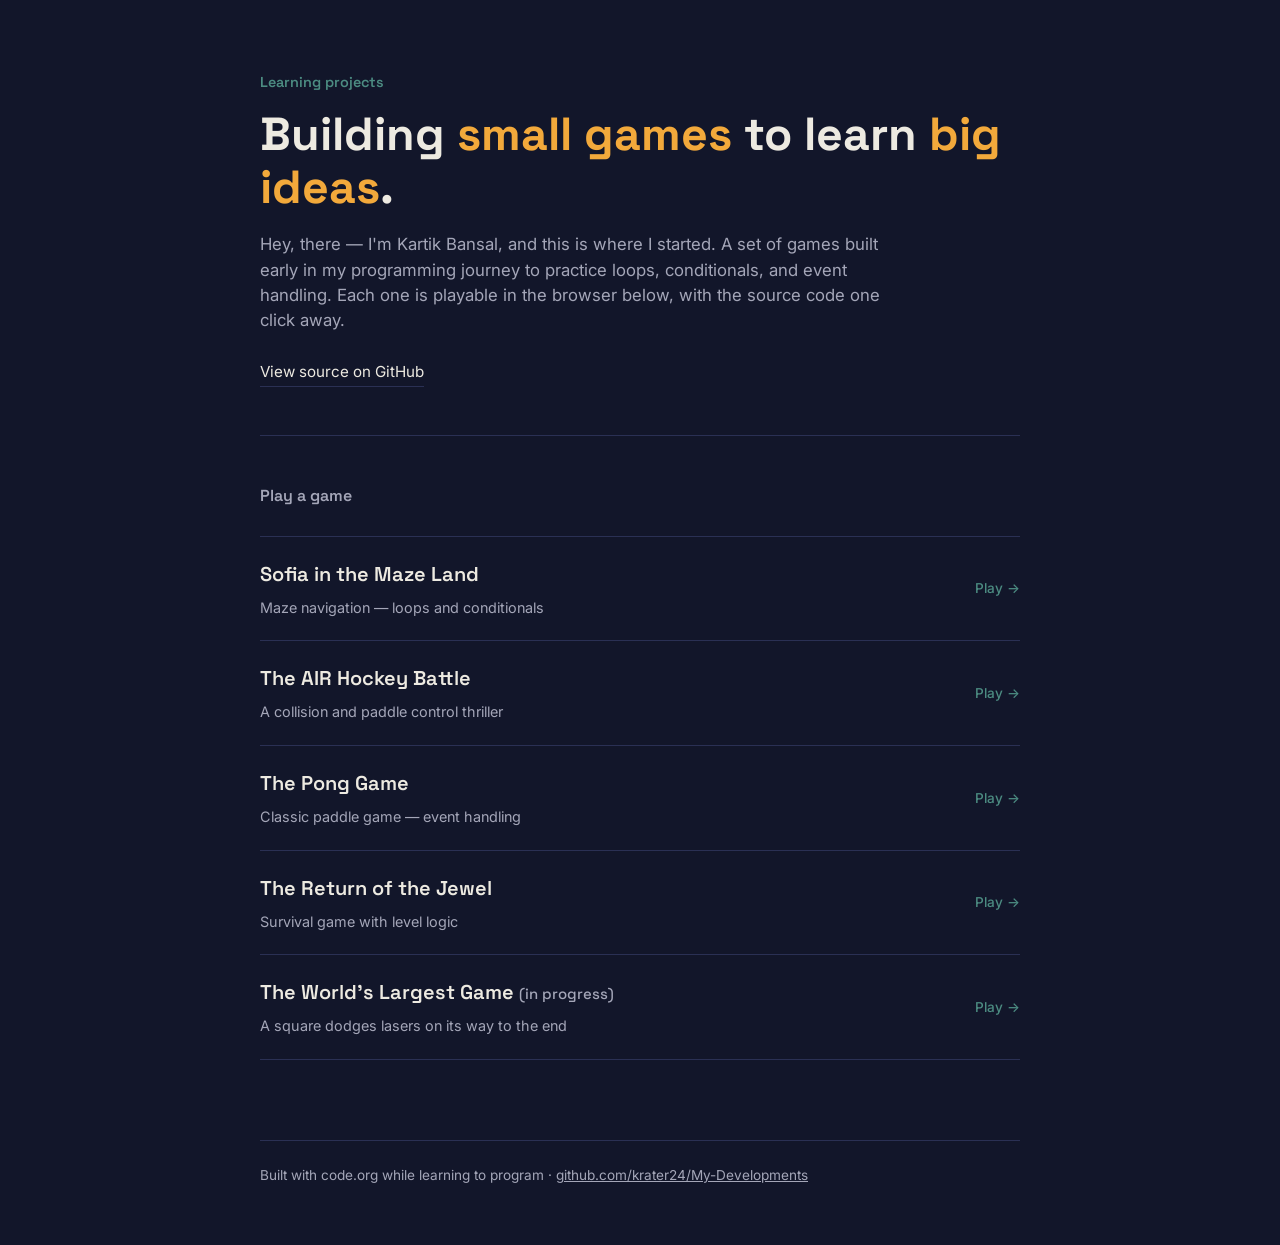
<file: index.html>
<!DOCTYPE html>
<html lang="en">
<head>
<meta charset="UTF-8">
<meta name="viewport" content="width=device-width, initial-scale=1">
<title>Kartik Bansal — Learning Projects</title>
<link rel="preconnect" href="https://fonts.googleapis.com">
<link rel="preconnect" href="https://fonts.gstatic.com" crossorigin>
<link href="https://fonts.googleapis.com/css2?family=Space+Grotesk:wght@500;600;700&family=Inter:wght@400;500;600&display=swap" rel="stylesheet">
<style>
  :root{
    --bg: #12162A;
    --bg-panel: #191E38;
    --text: #EDEAE1;
    --text-dim: #A4A6B8;
    --amber: #F2A93B;
    --teal: #4C8C82;
    --rule: #2A3054;
  }

  *{ box-sizing: border-box; }

  html, body{
    margin: 0;
    padding: 0;
    background: var(--bg);
    color: var(--text);
    font-family: 'Inter', system-ui, sans-serif;
    line-height: 1.5;
  }

  body{
    padding: 0 24px;
  }

  .wrap{
    max-width: 760px;
    margin: 0 auto;
  }

  header{
    padding: 72px 0 48px;
    border-bottom: 1px solid var(--rule);
  }

  .eyebrow{
    font-family: 'Space Grotesk', sans-serif;
    font-size: 0.9rem;
    color: var(--teal);
    margin: 0 0 14px;
    font-weight: 600;
  }

  h1{
    font-family: 'Space Grotesk', sans-serif;
    font-weight: 700;
    font-size: clamp(2rem, 5vw, 2.9rem);
    line-height: 1.15;
    margin: 0 0 18px;
  }

  h1 span{
    color: var(--amber);
  }

  h1 span.teal{
    color: var(--teal);
  }

  .intro{
    color: var(--text-dim);
    font-size: 1.05rem;
    max-width: 58ch;
    margin: 0;
  }

  .links{
    margin-top: 28px;
    display: flex;
    gap: 20px;
    flex-wrap: wrap;
  }

  .links a{
    color: var(--text);
    text-decoration: none;
    font-size: 0.95rem;
    border-bottom: 1px solid var(--rule);
    padding-bottom: 2px;
    transition: border-color 0.15s ease, color 0.15s ease;
  }

  .links a:hover{
    color: var(--amber);
    border-color: var(--amber);
  }

  .games{
    padding: 48px 0 80px;
  }

  .games-heading{
    font-family: 'Space Grotesk', sans-serif;
    font-size: 1rem;
    font-weight: 600;
    color: var(--text-dim);
    margin: 0 0 28px;
  }

  .game-list{
    display: flex;
    flex-direction: column;
  }

  .game{
    display: grid;
    grid-template-columns: 1fr auto;
    align-items: baseline;
    gap: 8px 24px;
    padding: 22px 0;
    border-top: 1px solid var(--rule);
    text-decoration: none;
    color: inherit;
  }

  .game:last-child{
    border-bottom: 1px solid var(--rule);
  }

  .game-name{
    font-family: 'Space Grotesk', sans-serif;
    font-size: 1.25rem;
    font-weight: 600;
    color: var(--text);
    transition: color 0.15s ease;
  }

  .game:hover .game-name{
    color: var(--amber);
  }

  .game-note{
    color: var(--text-dim);
    font-size: 0.9rem;
    grid-column: 1;
  }

  .game-play{
    grid-column: 2;
    grid-row: 1 / 3;
    align-self: center;
    color: var(--teal);
    font-size: 0.85rem;
    font-weight: 500;
    white-space: nowrap;
  }

  .game:hover .game-play{
    color: var(--amber);
  }

  footer{
    padding: 0 0 60px;
    color: var(--text-dim);
    font-size: 0.85rem;
    border-top: 1px solid var(--rule);
    padding-top: 24px;
  }

  @media (max-width: 480px){
    .game{
      grid-template-columns: 1fr;
    }
    .game-play{
      grid-column: 1;
      grid-row: auto;
      margin-top: 6px;
    }
  }
</style>
</head>
<body>
<div class="wrap">

  <header>
    <p class="eyebrow">Learning projects</p>
    <h1>Building <span>small games</span> to learn <span>big ideas</span>.</h1>
    <p class="intro">
      Hey, there — I'm Kartik Bansal, and this is where I started. A set of
      games built early in my programming journey to practice loops,
      conditionals, and event handling. Each one is playable in the browser
      below, with the source code one click away.
    </p>
    <div class="links">
      <a href="https://github.com/krater24/My-Developments">View source on GitHub</a>
    </div>
  </header>

  <section class="games">
    <p class="games-heading">Play a game</p>
    <div class="game-list">

      <a class="game" href="./Sofia%20in%20the%20Maze%20Land/">
        <span class="game-name">Sofia in the Maze Land</span>
        <span class="game-note">Maze navigation — loops and conditionals</span>
        <span class="game-play">Play →</span>
      </a>

      <a class="game" href="./The%20AIR%20Hockey%20Battle/">
        <span class="game-name">The AIR Hockey Battle</span>
        <span class="game-note">A collision and paddle control thriller</span>
        <span class="game-play">Play →</span>
      </a>

      <a class="game" href="./The%20Pong%20Game/">
        <span class="game-name">The Pong Game</span>
        <span class="game-note">Classic paddle game — event handling</span>
        <span class="game-play">Play →</span>
      </a>

      <a class="game" href="./The%20Return%20of%20the%20Jewel/">
        <span class="game-name">The Return of the Jewel</span>
        <span class="game-note">Survival game with level logic</span>
        <span class="game-play">Play →</span>
      </a>

      <a class="game" href="./The%20World's%20Largest%20Game/">
        <span class="game-name">The World's Largest Game <span style="color:var(--text-dim); font-weight:500; font-size:0.75em;">(in progress)</span></span>
        <span class="game-note">A square dodges lasers on its way to the end</span>
        <span class="game-play">Play →</span>
      </a>

    </div>
  </section>

  <footer>
    Built with code.org while learning to program · <a href="https://github.com/krater24/My-Developments" style="color:inherit">github.com/krater24/My-Developments</a>
  </footer>

</div>
</body>
</html>
</file>
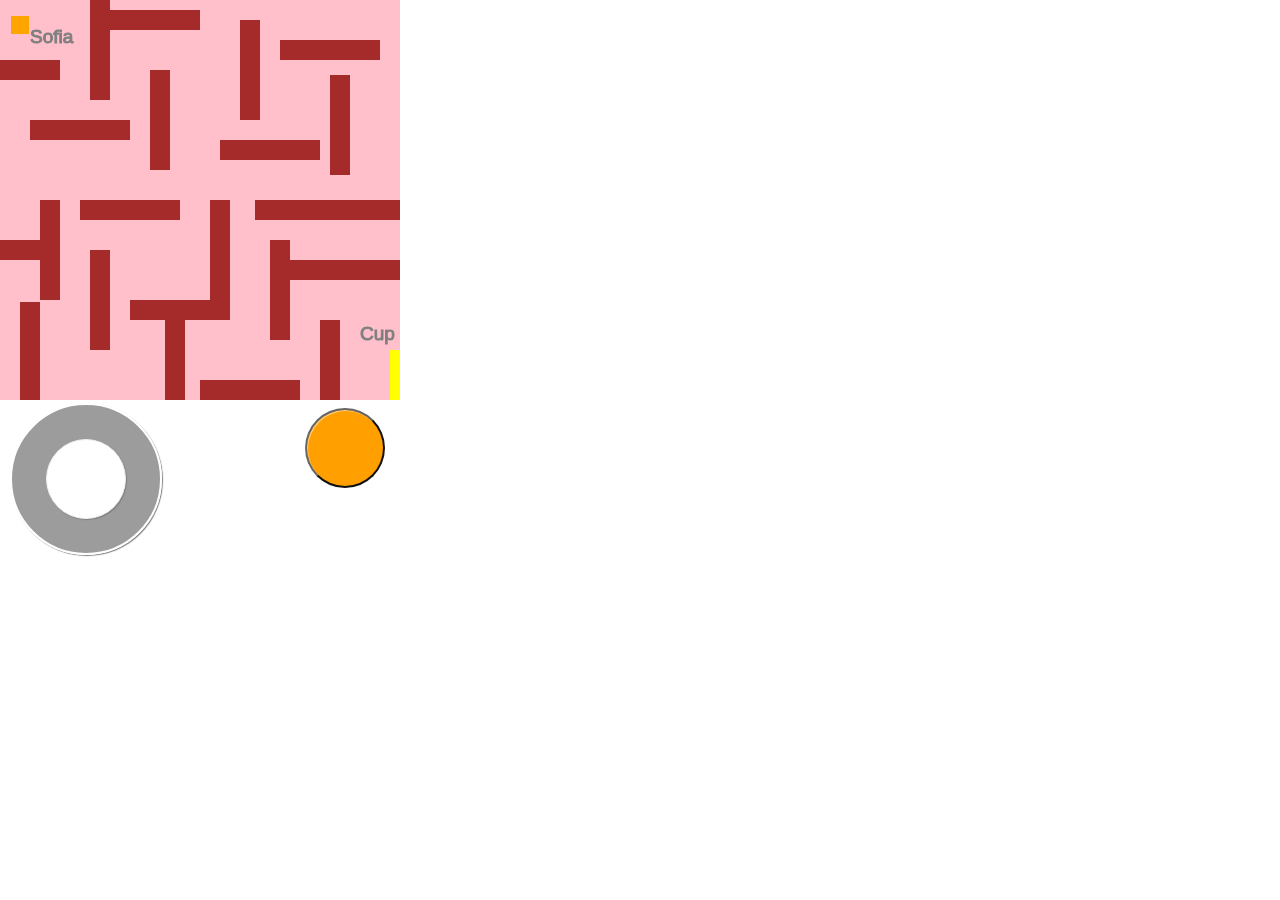
<file: Sofia in the Maze Land/index.html>
<html>
  <head>
    <title>Sofia in the Maze Land</title>
    <meta charset="utf-8" />
        <meta name="viewport" content="width=device-width, initial-scale=1">
        <script src="https://code.jquery.com/jquery-1.12.1.min.js"></script>
        <script src="gamelab-api.js"></script>
    <link href="gamelab.css" rel="stylesheet" type="text/css">
    <script src="p5.js"></script>
    <script src="p5.play.js"></script>
    <script src="code.js"></script>
    <style>
      body.expo {
        background-color: black;
      }
      #sketch.expo.no-controls {
        top: 82px;
      }
    </style>
  </head>
  <body class="web" style="margin:0; overflow:hidden; user-select:none; -webkit-user-select:none; -webkit-touch-callout:none; position:fixed; top:0; left:0; width:400px; height:565px;">
    <div id="sketch" class="web" style="position:absolute;"></div>
    <div id="soft-buttons" style="display: none">
      <button id="leftButton" disabled className="arrow">
      </button>
      <button id="rightButton" disabled className="arrow">
      </button>
      <button id="upButton" disabled className="arrow">
      </button>
      <button id="downButton" disabled className="arrow">
      </button>
    </div>
    <div id="studio-dpad-container" style="position:absolute; width:400px; bottom:5px; height:157px; overflow-y:hidden;">
    </div>
  </body>
</html>
</file>
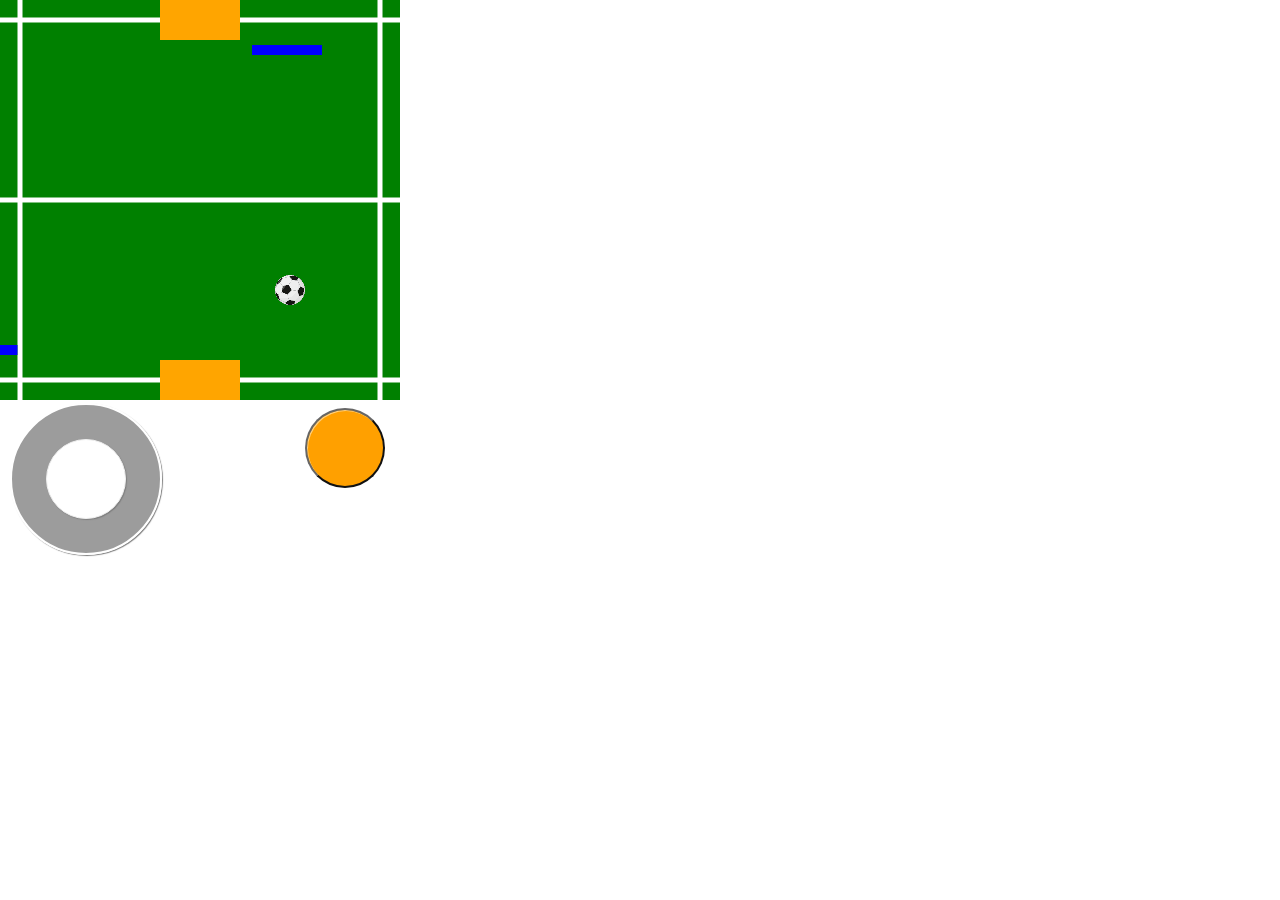
<file: The AIR Hockey Battle/index.html>
<html>
  <head>
    <title>The AIR Hockey Battle</title>
    <meta charset="utf-8" />
        <meta name="viewport" content="width=device-width, initial-scale=1">
        <script src="https://code.jquery.com/jquery-1.12.1.min.js"></script>
        <script src="gamelab-api.js"></script>
    <link href="gamelab.css" rel="stylesheet" type="text/css">
    <script src="p5.js"></script>
    <script src="p5.play.js"></script>
    <script src="code.js"></script>
    <style>
      body.expo {
        background-color: black;
      }
      #sketch.expo.no-controls {
        top: 82px;
      }
    </style>
  </head>
  <body class="web" style="margin:0; overflow:hidden; user-select:none; -webkit-user-select:none; -webkit-touch-callout:none; position:fixed; top:0; left:0; width:400px; height:565px;">
    <div id="sketch" class="web" style="position:absolute;"></div>
    <div id="soft-buttons" style="display: none">
      <button id="leftButton" disabled className="arrow">
      </button>
      <button id="rightButton" disabled className="arrow">
      </button>
      <button id="upButton" disabled className="arrow">
      </button>
      <button id="downButton" disabled className="arrow">
      </button>
    </div>
    <div id="studio-dpad-container" style="position:absolute; width:400px; bottom:5px; height:157px; overflow-y:hidden;">
    </div>
  </body>
</html>
</file>
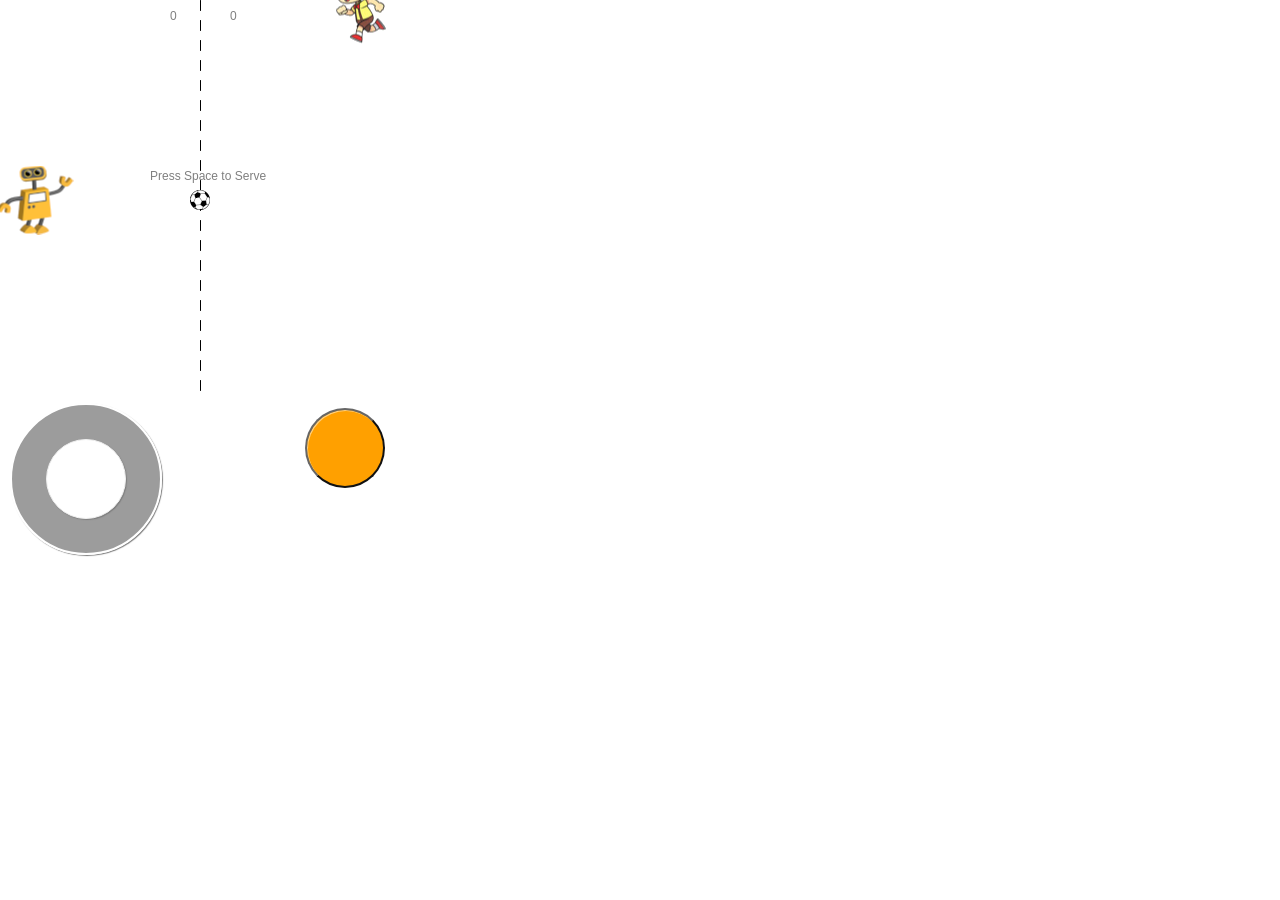
<file: The Pong Game/index.html>
<html>
  <head>
    <title>Remix: Pong Stage 3.7</title>
    <meta charset="utf-8" />
        <meta name="viewport" content="width=device-width, initial-scale=1">
        <script src="https://code.jquery.com/jquery-1.12.1.min.js"></script>
        <script src="gamelab-api.js"></script>
    <link href="gamelab.css" rel="stylesheet" type="text/css">
    <script src="p5.js"></script>
    <script src="p5.play.js"></script>
    <script src="code.js"></script>
    <style>
      body.expo {
        background-color: black;
      }
      #sketch.expo.no-controls {
        top: 82px;
      }
    </style>
  </head>
  <body class="web" style="margin:0; overflow:hidden; user-select:none; -webkit-user-select:none; -webkit-touch-callout:none; position:fixed; top:0; left:0; width:400px; height:565px;">
    <div id="sketch" class="web" style="position:absolute;"></div>
    <div id="soft-buttons" style="display: none">
      <button id="leftButton" disabled className="arrow">
      </button>
      <button id="rightButton" disabled className="arrow">
      </button>
      <button id="upButton" disabled className="arrow">
      </button>
      <button id="downButton" disabled className="arrow">
      </button>
    </div>
    <div id="studio-dpad-container" style="position:absolute; width:400px; bottom:5px; height:157px; overflow-y:hidden;">
    </div>
  </body>
</html>
</file>
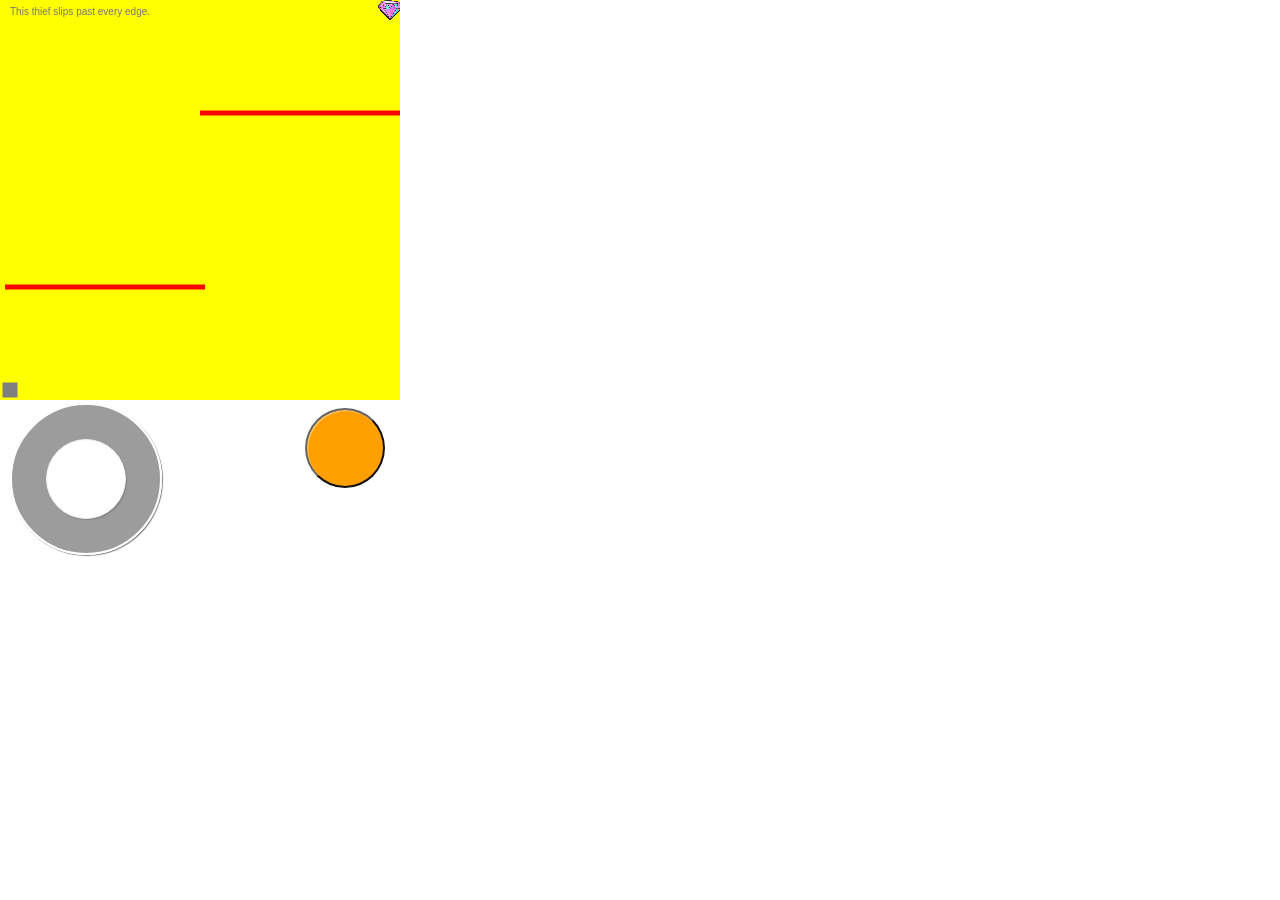
<file: The Return of the Jewel/index.html>
<html>
  <head>
    <title>The Return of the Jewel</title>
    <meta charset="utf-8" />
        <meta name="viewport" content="width=device-width, initial-scale=1">
        <script src="https://code.jquery.com/jquery-1.12.1.min.js"></script>
        <script src="gamelab-api.js"></script>
    <link href="gamelab.css" rel="stylesheet" type="text/css">
    <script src="p5.js"></script>
    <script src="p5.play.js"></script>
    <script src="code.js"></script>
    <style>
      body.expo {
        background-color: black;
      }
      #sketch.expo.no-controls {
        top: 82px;
      }
    </style>
  </head>
  <body class="web" style="margin:0; overflow:hidden; user-select:none; -webkit-user-select:none; -webkit-touch-callout:none; position:fixed; top:0; left:0; width:400px; height:565px;">
    <div id="sketch" class="web" style="position:absolute;"></div>
    <div id="soft-buttons" style="display: none">
      <button id="leftButton" disabled className="arrow">
      </button>
      <button id="rightButton" disabled className="arrow">
      </button>
      <button id="upButton" disabled className="arrow">
      </button>
      <button id="downButton" disabled className="arrow">
      </button>
    </div>
    <div id="studio-dpad-container" style="position:absolute; width:400px; bottom:5px; height:157px; overflow-y:hidden;">
    </div>
  </body>
</html>
</file>
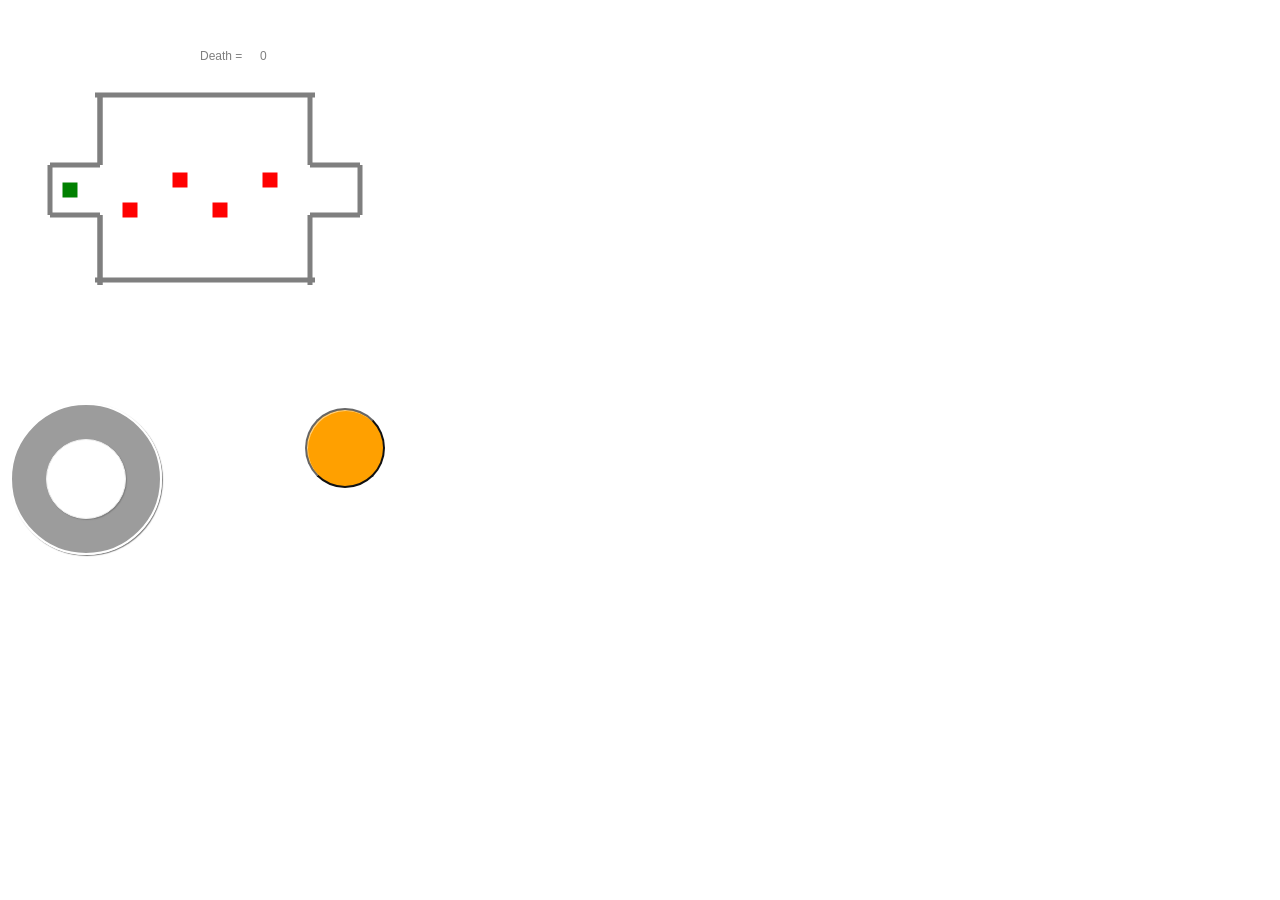
<file: The World's Largest Game/index.html>
<html>
  <head>
    <title>The World's Largest Game</title>
    <meta charset="utf-8" />
        <meta name="viewport" content="width=device-width, initial-scale=1">
        <script src="https://code.jquery.com/jquery-1.12.1.min.js"></script>
        <script src="gamelab-api.js"></script>
    <link href="gamelab.css" rel="stylesheet" type="text/css">
    <script src="p5.js"></script>
    <script src="p5.play.js"></script>
    <script src="code.js"></script>
    <style>
      body.expo {
        background-color: black;
      }
      #sketch.expo.no-controls {
        top: 82px;
      }
    </style>
  </head>
  <body class="web" style="margin:0; overflow:hidden; user-select:none; -webkit-user-select:none; -webkit-touch-callout:none; position:fixed; top:0; left:0; width:400px; height:565px;">
    <div id="sketch" class="web" style="position:absolute;"></div>
    <div id="soft-buttons" style="display: none">
      <button id="leftButton" disabled className="arrow">
      </button>
      <button id="rightButton" disabled className="arrow">
      </button>
      <button id="upButton" disabled className="arrow">
      </button>
      <button id="downButton" disabled className="arrow">
      </button>
    </div>
    <div id="studio-dpad-container" style="position:absolute; width:400px; bottom:5px; height:157px; overflow-y:hidden;">
    </div>
  </body>
</html>
</file>
<file: Sofia in the Maze Land/gamelab.css>
/*
   Font Awesome S3 Bucket URLs
   Current version: 6.6.0
   If you are changing the location of these files,
   see the readme in this directory for more detail on manual steps to take when uploading new files.
 */
#debugResizeBar {
  width: 100%;
  height: 13px;
  line-height: 13px;
  color: #c6cacd;
  font-size: 24px;
  text-align: center;
  cursor: ns-resize;
  white-space: nowrap;
}
#debugResizeBar i {
  width: 100%;
  height: 13px;
  line-height: 13px;
  font-size: 24px;
  cursor: ns-resize;
}

#debug-area {
  position: absolute;
  bottom: 0;
  height: 43px;
  left: 0;
  right: 0;
  z-index: 2;
  max-height: calc(50% - 16px) !important;
}

#codeTextbox.pin_bottom {
  bottom: 43px;
}

#debug-commands-header {
  width: 271px;
  float: left;
  border-right: 1px solid gray;
}
#debug-commands-header i {
  margin: 0 0.25em;
}

#watchersResizeBar {
  height: 100%;
  width: 13px;
  cursor: ew-resize;
  position: absolute;
  right: 193.5px;
  z-index: 1;
  top: 13px;
}

.debug-commands,
.debug-console,
.debug-watch {
  display: block;
  background-color: var(--background-neutral-primary);
  border: 1px solid #ddd;
  position: absolute;
  top: 43px;
  bottom: 0;
}

.debug-commands {
  left: 0;
  width: 272px;
  text-align: center;
}

.debug-watch {
  right: 0;
  width: 202px;
  overflow-x: hidden;
  overflow-y: scroll;
}
.debug-watch.no-commands {
  max-width: calc(100% - 130px);
}

.debug-watch *,
.debug-watch input {
  font-family: monospace;
  font-size: 12px;
}

.debug-watch-item {
  margin: 0;
  line-height: 14px;
}
.debug-watch-item .watch-variable,
.debug-watch-item .watch-separator {
  color: purple;
}
.debug-watch-item .watch-unavailable {
  color: red;
}

.debug-console {
  left: 270px;
  right: 200px;
  min-width: 130px;
}
.debug-console.no-commands {
  left: 0;
}
.debug-console.no-watch {
  right: 0;
}

.debug-console *,
.debug-console input {
  font-family: monospace;
  font-size: 12px;
}

.debug-console input {
  background-color: inherit;
}

/* Slider. */
.sliderContainer {
  float: left;
}

.sliderTrack {
  stroke: #ebe8f1;
  stroke-width: 4px;
  stroke-linecap: round;
}

.sliderKnob {
  fill: #ddd;
  stroke: #bbc;
  stroke-width: 1px;
  stroke-linejoin: round;
}

.sliderKnob:hover {
  fill: #eee;
}

#visualizationOverlay {
  position: absolute;
  top: 0;
  left: auto;
  overflow: hidden;
  outline: none;
  -webkit-touch-callout: none;
  -webkit-user-select: none;
  -khtml-user-select: none;
  -moz-user-select: none;
  -ms-user-select: none;
  user-select: none;
  pointer-events: none;
}

#divGameLab {
  overflow: hidden;
  outline: none;
  -webkit-touch-callout: none;
  position: relative;
  z-index: 1;
  background-color: white;
  -webkit-user-select: none;
  -khtml-user-select: none;
  -moz-user-select: none;
  -ms-user-select: none;
  user-select: none;
}
#divGameLab.withCrosshair {
  cursor: crosshair;
}

.legacy-share-view #runButton,
.legacy-share-view #resetButton {
  display: none !important;
}
.legacy-share-view #studio-dpad-container {
  margin-top: -24px;
}

#visualizationOverlay {
  z-index: 2;
}

/* Sprited icons. */
.icon21 {
  height: 21px;
  width: 21px;
  background-image: url("/blockly/media/gamelab/icons.png");
  background-size: 42px 147px;
}

.code {
  background-position: -21px 0;
}

.link {
  background-position: 0 0;
}

.run {
  background-position: 0 -21px;
  margin-right: 3px;
}

.stop {
  background-position: -21px -21px;
  margin-right: 3px;
}

.dpad-btn {
  background-position: -21px -63px;
}

.left-btn {
  background-position: -21px -42px;
  margin-right: 3px;
}

.right-btn {
  background-position: -21px -126px;
  margin-right: 3px;
}

.up-btn {
  background-position: 0 -63px;
  margin-right: 3px;
}

.down-btn {
  background-position: 0 -42px;
  margin-right: 3px;
}

#share-cell {
  display: inline-block;
  vertical-align: top;
}
#share-cell.share-cell-none {
  display: none;
}

#studio-dpad {
  position: absolute;
  height: 152px;
  width: 390px;
  vertical-align: top;
  margin-left: 10px;
  -webkit-touch-callout: none;
}

#studio-dpad-rim {
  position: absolute;
  width: 0;
  height: 0;
  border: 76px solid #fff;
  border-radius: 76px;
  box-shadow: 1px 1px 1px 0 #7f7f7f;
}

#studio-dpad-cone {
  position: absolute;
  margin: 2px;
  width: 0;
  height: 0;
  border: 74px solid #9c9c9c;
  border-radius: 74px;
}
#studio-dpad-cone.left {
  border-top-color: #ffd080;
  transform: rotate(270deg);
}
#studio-dpad-cone.left.down {
  transform: rotate(220deg);
}
#studio-dpad-cone.left.up {
  transform: rotate(320deg);
}
#studio-dpad-cone.right {
  border-top-color: #ffd080;
  transform: rotate(90deg);
}
#studio-dpad-cone.right.down {
  transform: rotate(140deg);
}
#studio-dpad-cone.right.up {
  transform: rotate(40deg);
}
#studio-dpad-cone.up {
  border-top-color: #ffd080;
  transform: rotate(0deg);
}
#studio-dpad-cone.down {
  border-top-color: #ffd080;
  transform: rotate(180deg);
}

#studio-dpad-button {
  display: inline;
  position: relative;
  border-radius: 40px;
  width: 80px;
  height: 80px;
  margin: 36px 5px 5px 36px;
  border: 1px solid #efefef;
  background-color: #fff;
  box-shadow: 1px 1px 1px 0 #7f7f7f;
}
#studio-dpad-button.active {
  border: 1px solid #9f9f9f;
  box-shadow: none;
}
#studio-dpad-button.left {
  left: -17px;
}
#studio-dpad-button.left.up {
  left: -12px;
  top: -12px;
}
#studio-dpad-button.left.down {
  left: -12px;
  top: 12px;
}
#studio-dpad-button.right {
  left: 17px;
}
#studio-dpad-button.right.up {
  left: 12px;
  top: -12px;
}
#studio-dpad-button.right.down {
  left: 12px;
  top: 12px;
}
#studio-dpad-button.up {
  top: -17px;
}
#studio-dpad-button.down {
  top: 17px;
}

#studio-space-button {
  position: absolute;
  border-radius: 40px;
  width: 80px;
  height: 80px;
  right: 10px;
  margin: 5px;
  border-color: #666;
  background-color: #ffa000;
  box-shadow: inset 1px 1px 0 0 #ffd07f;
}
#studio-space-button.active {
  border-radius: 39px;
  width: 78px;
  height: 78px;
  margin-right: 6px;
  margin-top: 6px;
}
#studio-space-button:focus {
  outline: 0;
}
</file>
<file: The AIR Hockey Battle/gamelab.css>
/*
   Font Awesome S3 Bucket URLs
   Current version: 6.6.0
   If you are changing the location of these files,
   see the readme in this directory for more detail on manual steps to take when uploading new files.
 */
#debugResizeBar {
  width: 100%;
  height: 13px;
  line-height: 13px;
  color: #c6cacd;
  font-size: 24px;
  text-align: center;
  cursor: ns-resize;
  white-space: nowrap;
}
#debugResizeBar i {
  width: 100%;
  height: 13px;
  line-height: 13px;
  font-size: 24px;
  cursor: ns-resize;
}

#debug-area {
  position: absolute;
  bottom: 0;
  height: 43px;
  left: 0;
  right: 0;
  z-index: 2;
  max-height: calc(50% - 16px) !important;
}

#codeTextbox.pin_bottom {
  bottom: 43px;
}

#debug-commands-header {
  width: 271px;
  float: left;
  border-right: 1px solid gray;
}
#debug-commands-header i {
  margin: 0 0.25em;
}

#watchersResizeBar {
  height: 100%;
  width: 13px;
  cursor: ew-resize;
  position: absolute;
  right: 193.5px;
  z-index: 1;
  top: 13px;
}

.debug-commands,
.debug-console,
.debug-watch {
  display: block;
  background-color: var(--background-neutral-primary);
  border: 1px solid #ddd;
  position: absolute;
  top: 43px;
  bottom: 0;
}

.debug-commands {
  left: 0;
  width: 272px;
  text-align: center;
}

.debug-watch {
  right: 0;
  width: 202px;
  overflow-x: hidden;
  overflow-y: scroll;
}
.debug-watch.no-commands {
  max-width: calc(100% - 130px);
}

.debug-watch *,
.debug-watch input {
  font-family: monospace;
  font-size: 12px;
}

.debug-watch-item {
  margin: 0;
  line-height: 14px;
}
.debug-watch-item .watch-variable,
.debug-watch-item .watch-separator {
  color: purple;
}
.debug-watch-item .watch-unavailable {
  color: red;
}

.debug-console {
  left: 270px;
  right: 200px;
  min-width: 130px;
}
.debug-console.no-commands {
  left: 0;
}
.debug-console.no-watch {
  right: 0;
}

.debug-console *,
.debug-console input {
  font-family: monospace;
  font-size: 12px;
}

.debug-console input {
  background-color: inherit;
}

/* Slider. */
.sliderContainer {
  float: left;
}

.sliderTrack {
  stroke: #ebe8f1;
  stroke-width: 4px;
  stroke-linecap: round;
}

.sliderKnob {
  fill: #ddd;
  stroke: #bbc;
  stroke-width: 1px;
  stroke-linejoin: round;
}

.sliderKnob:hover {
  fill: #eee;
}

#visualizationOverlay {
  position: absolute;
  top: 0;
  left: auto;
  overflow: hidden;
  outline: none;
  -webkit-touch-callout: none;
  -webkit-user-select: none;
  -khtml-user-select: none;
  -moz-user-select: none;
  -ms-user-select: none;
  user-select: none;
  pointer-events: none;
}

#divGameLab {
  overflow: hidden;
  outline: none;
  -webkit-touch-callout: none;
  position: relative;
  z-index: 1;
  background-color: white;
  -webkit-user-select: none;
  -khtml-user-select: none;
  -moz-user-select: none;
  -ms-user-select: none;
  user-select: none;
}
#divGameLab.withCrosshair {
  cursor: crosshair;
}

.legacy-share-view #runButton,
.legacy-share-view #resetButton {
  display: none !important;
}
.legacy-share-view #studio-dpad-container {
  margin-top: -24px;
}

#visualizationOverlay {
  z-index: 2;
}

/* Sprited icons. */
.icon21 {
  height: 21px;
  width: 21px;
  background-image: url("/blockly/media/gamelab/icons.png");
  background-size: 42px 147px;
}

.code {
  background-position: -21px 0;
}

.link {
  background-position: 0 0;
}

.run {
  background-position: 0 -21px;
  margin-right: 3px;
}

.stop {
  background-position: -21px -21px;
  margin-right: 3px;
}

.dpad-btn {
  background-position: -21px -63px;
}

.left-btn {
  background-position: -21px -42px;
  margin-right: 3px;
}

.right-btn {
  background-position: -21px -126px;
  margin-right: 3px;
}

.up-btn {
  background-position: 0 -63px;
  margin-right: 3px;
}

.down-btn {
  background-position: 0 -42px;
  margin-right: 3px;
}

#share-cell {
  display: inline-block;
  vertical-align: top;
}
#share-cell.share-cell-none {
  display: none;
}

#studio-dpad {
  position: absolute;
  height: 152px;
  width: 390px;
  vertical-align: top;
  margin-left: 10px;
  -webkit-touch-callout: none;
}

#studio-dpad-rim {
  position: absolute;
  width: 0;
  height: 0;
  border: 76px solid #fff;
  border-radius: 76px;
  box-shadow: 1px 1px 1px 0 #7f7f7f;
}

#studio-dpad-cone {
  position: absolute;
  margin: 2px;
  width: 0;
  height: 0;
  border: 74px solid #9c9c9c;
  border-radius: 74px;
}
#studio-dpad-cone.left {
  border-top-color: #ffd080;
  transform: rotate(270deg);
}
#studio-dpad-cone.left.down {
  transform: rotate(220deg);
}
#studio-dpad-cone.left.up {
  transform: rotate(320deg);
}
#studio-dpad-cone.right {
  border-top-color: #ffd080;
  transform: rotate(90deg);
}
#studio-dpad-cone.right.down {
  transform: rotate(140deg);
}
#studio-dpad-cone.right.up {
  transform: rotate(40deg);
}
#studio-dpad-cone.up {
  border-top-color: #ffd080;
  transform: rotate(0deg);
}
#studio-dpad-cone.down {
  border-top-color: #ffd080;
  transform: rotate(180deg);
}

#studio-dpad-button {
  display: inline;
  position: relative;
  border-radius: 40px;
  width: 80px;
  height: 80px;
  margin: 36px 5px 5px 36px;
  border: 1px solid #efefef;
  background-color: #fff;
  box-shadow: 1px 1px 1px 0 #7f7f7f;
}
#studio-dpad-button.active {
  border: 1px solid #9f9f9f;
  box-shadow: none;
}
#studio-dpad-button.left {
  left: -17px;
}
#studio-dpad-button.left.up {
  left: -12px;
  top: -12px;
}
#studio-dpad-button.left.down {
  left: -12px;
  top: 12px;
}
#studio-dpad-button.right {
  left: 17px;
}
#studio-dpad-button.right.up {
  left: 12px;
  top: -12px;
}
#studio-dpad-button.right.down {
  left: 12px;
  top: 12px;
}
#studio-dpad-button.up {
  top: -17px;
}
#studio-dpad-button.down {
  top: 17px;
}

#studio-space-button {
  position: absolute;
  border-radius: 40px;
  width: 80px;
  height: 80px;
  right: 10px;
  margin: 5px;
  border-color: #666;
  background-color: #ffa000;
  box-shadow: inset 1px 1px 0 0 #ffd07f;
}
#studio-space-button.active {
  border-radius: 39px;
  width: 78px;
  height: 78px;
  margin-right: 6px;
  margin-top: 6px;
}
#studio-space-button:focus {
  outline: 0;
}
</file>
<file: The Pong Game/gamelab.css>
/*
   Font Awesome S3 Bucket URLs
   Current version: 6.6.0
   If you are changing the location of these files,
   see the readme in this directory for more detail on manual steps to take when uploading new files.
 */
#debugResizeBar {
  width: 100%;
  height: 13px;
  line-height: 13px;
  color: #c6cacd;
  font-size: 24px;
  text-align: center;
  cursor: ns-resize;
  white-space: nowrap;
}
#debugResizeBar i {
  width: 100%;
  height: 13px;
  line-height: 13px;
  font-size: 24px;
  cursor: ns-resize;
}

#debug-area {
  position: absolute;
  bottom: 0;
  height: 43px;
  left: 0;
  right: 0;
  z-index: 2;
  max-height: calc(50% - 16px) !important;
}

#codeTextbox.pin_bottom {
  bottom: 43px;
}

#debug-commands-header {
  width: 271px;
  float: left;
  border-right: 1px solid gray;
}
#debug-commands-header i {
  margin: 0 0.25em;
}

#watchersResizeBar {
  height: 100%;
  width: 13px;
  cursor: ew-resize;
  position: absolute;
  right: 193.5px;
  z-index: 1;
  top: 13px;
}

.debug-commands,
.debug-console,
.debug-watch {
  display: block;
  background-color: var(--background-neutral-primary);
  border: 1px solid #ddd;
  position: absolute;
  top: 43px;
  bottom: 0;
}

.debug-commands {
  left: 0;
  width: 272px;
  text-align: center;
}

.debug-watch {
  right: 0;
  width: 202px;
  overflow-x: hidden;
  overflow-y: scroll;
}
.debug-watch.no-commands {
  max-width: calc(100% - 130px);
}

.debug-watch *,
.debug-watch input {
  font-family: monospace;
  font-size: 12px;
}

.debug-watch-item {
  margin: 0;
  line-height: 14px;
}
.debug-watch-item .watch-variable,
.debug-watch-item .watch-separator {
  color: purple;
}
.debug-watch-item .watch-unavailable {
  color: red;
}

.debug-console {
  left: 270px;
  right: 200px;
  min-width: 130px;
}
.debug-console.no-commands {
  left: 0;
}
.debug-console.no-watch {
  right: 0;
}

.debug-console *,
.debug-console input {
  font-family: monospace;
  font-size: 12px;
}

.debug-console input {
  background-color: inherit;
}

/* Slider. */
.sliderContainer {
  float: left;
}

.sliderTrack {
  stroke: #ebe8f1;
  stroke-width: 4px;
  stroke-linecap: round;
}

.sliderKnob {
  fill: #ddd;
  stroke: #bbc;
  stroke-width: 1px;
  stroke-linejoin: round;
}

.sliderKnob:hover {
  fill: #eee;
}

#visualizationOverlay {
  position: absolute;
  top: 0;
  left: auto;
  overflow: hidden;
  outline: none;
  -webkit-touch-callout: none;
  -webkit-user-select: none;
  -khtml-user-select: none;
  -moz-user-select: none;
  -ms-user-select: none;
  user-select: none;
  pointer-events: none;
}

#divGameLab {
  overflow: hidden;
  outline: none;
  -webkit-touch-callout: none;
  position: relative;
  z-index: 1;
  background-color: white;
  -webkit-user-select: none;
  -khtml-user-select: none;
  -moz-user-select: none;
  -ms-user-select: none;
  user-select: none;
}
#divGameLab.withCrosshair {
  cursor: crosshair;
}

.legacy-share-view #runButton,
.legacy-share-view #resetButton {
  display: none !important;
}
.legacy-share-view #studio-dpad-container {
  margin-top: -24px;
}

#visualizationOverlay {
  z-index: 2;
}

/* Sprited icons. */
.icon21 {
  height: 21px;
  width: 21px;
  background-image: url("/blockly/media/gamelab/icons.png");
  background-size: 42px 147px;
}

.code {
  background-position: -21px 0;
}

.link {
  background-position: 0 0;
}

.run {
  background-position: 0 -21px;
  margin-right: 3px;
}

.stop {
  background-position: -21px -21px;
  margin-right: 3px;
}

.dpad-btn {
  background-position: -21px -63px;
}

.left-btn {
  background-position: -21px -42px;
  margin-right: 3px;
}

.right-btn {
  background-position: -21px -126px;
  margin-right: 3px;
}

.up-btn {
  background-position: 0 -63px;
  margin-right: 3px;
}

.down-btn {
  background-position: 0 -42px;
  margin-right: 3px;
}

#share-cell {
  display: inline-block;
  vertical-align: top;
}
#share-cell.share-cell-none {
  display: none;
}

#studio-dpad {
  position: absolute;
  height: 152px;
  width: 390px;
  vertical-align: top;
  margin-left: 10px;
  -webkit-touch-callout: none;
}

#studio-dpad-rim {
  position: absolute;
  width: 0;
  height: 0;
  border: 76px solid #fff;
  border-radius: 76px;
  box-shadow: 1px 1px 1px 0 #7f7f7f;
}

#studio-dpad-cone {
  position: absolute;
  margin: 2px;
  width: 0;
  height: 0;
  border: 74px solid #9c9c9c;
  border-radius: 74px;
}
#studio-dpad-cone.left {
  border-top-color: #ffd080;
  transform: rotate(270deg);
}
#studio-dpad-cone.left.down {
  transform: rotate(220deg);
}
#studio-dpad-cone.left.up {
  transform: rotate(320deg);
}
#studio-dpad-cone.right {
  border-top-color: #ffd080;
  transform: rotate(90deg);
}
#studio-dpad-cone.right.down {
  transform: rotate(140deg);
}
#studio-dpad-cone.right.up {
  transform: rotate(40deg);
}
#studio-dpad-cone.up {
  border-top-color: #ffd080;
  transform: rotate(0deg);
}
#studio-dpad-cone.down {
  border-top-color: #ffd080;
  transform: rotate(180deg);
}

#studio-dpad-button {
  display: inline;
  position: relative;
  border-radius: 40px;
  width: 80px;
  height: 80px;
  margin: 36px 5px 5px 36px;
  border: 1px solid #efefef;
  background-color: #fff;
  box-shadow: 1px 1px 1px 0 #7f7f7f;
}
#studio-dpad-button.active {
  border: 1px solid #9f9f9f;
  box-shadow: none;
}
#studio-dpad-button.left {
  left: -17px;
}
#studio-dpad-button.left.up {
  left: -12px;
  top: -12px;
}
#studio-dpad-button.left.down {
  left: -12px;
  top: 12px;
}
#studio-dpad-button.right {
  left: 17px;
}
#studio-dpad-button.right.up {
  left: 12px;
  top: -12px;
}
#studio-dpad-button.right.down {
  left: 12px;
  top: 12px;
}
#studio-dpad-button.up {
  top: -17px;
}
#studio-dpad-button.down {
  top: 17px;
}

#studio-space-button {
  position: absolute;
  border-radius: 40px;
  width: 80px;
  height: 80px;
  right: 10px;
  margin: 5px;
  border-color: #666;
  background-color: #ffa000;
  box-shadow: inset 1px 1px 0 0 #ffd07f;
}
#studio-space-button.active {
  border-radius: 39px;
  width: 78px;
  height: 78px;
  margin-right: 6px;
  margin-top: 6px;
}
#studio-space-button:focus {
  outline: 0;
}
</file>
<file: The Return of the Jewel/gamelab.css>
/*
   Font Awesome S3 Bucket URLs
   Current version: 6.6.0
   If you are changing the location of these files,
   see the readme in this directory for more detail on manual steps to take when uploading new files.
 */
#debugResizeBar {
  width: 100%;
  height: 13px;
  line-height: 13px;
  color: #c6cacd;
  font-size: 24px;
  text-align: center;
  cursor: ns-resize;
  white-space: nowrap;
}
#debugResizeBar i {
  width: 100%;
  height: 13px;
  line-height: 13px;
  font-size: 24px;
  cursor: ns-resize;
}

#debug-area {
  position: absolute;
  bottom: 0;
  height: 43px;
  left: 0;
  right: 0;
  z-index: 2;
  max-height: calc(50% - 16px) !important;
}

#codeTextbox.pin_bottom {
  bottom: 43px;
}

#debug-commands-header {
  width: 271px;
  float: left;
  border-right: 1px solid gray;
}
#debug-commands-header i {
  margin: 0 0.25em;
}

#watchersResizeBar {
  height: 100%;
  width: 13px;
  cursor: ew-resize;
  position: absolute;
  right: 193.5px;
  z-index: 1;
  top: 13px;
}

.debug-commands,
.debug-console,
.debug-watch {
  display: block;
  background-color: var(--background-neutral-primary);
  border: 1px solid #ddd;
  position: absolute;
  top: 43px;
  bottom: 0;
}

.debug-commands {
  left: 0;
  width: 272px;
  text-align: center;
}

.debug-watch {
  right: 0;
  width: 202px;
  overflow-x: hidden;
  overflow-y: scroll;
}
.debug-watch.no-commands {
  max-width: calc(100% - 130px);
}

.debug-watch *,
.debug-watch input {
  font-family: monospace;
  font-size: 12px;
}

.debug-watch-item {
  margin: 0;
  line-height: 14px;
}
.debug-watch-item .watch-variable,
.debug-watch-item .watch-separator {
  color: purple;
}
.debug-watch-item .watch-unavailable {
  color: red;
}

.debug-console {
  left: 270px;
  right: 200px;
  min-width: 130px;
}
.debug-console.no-commands {
  left: 0;
}
.debug-console.no-watch {
  right: 0;
}

.debug-console *,
.debug-console input {
  font-family: monospace;
  font-size: 12px;
}

.debug-console input {
  background-color: inherit;
}

/* Slider. */
.sliderContainer {
  float: left;
}

.sliderTrack {
  stroke: #ebe8f1;
  stroke-width: 4px;
  stroke-linecap: round;
}

.sliderKnob {
  fill: #ddd;
  stroke: #bbc;
  stroke-width: 1px;
  stroke-linejoin: round;
}

.sliderKnob:hover {
  fill: #eee;
}

#visualizationOverlay {
  position: absolute;
  top: 0;
  left: auto;
  overflow: hidden;
  outline: none;
  -webkit-touch-callout: none;
  -webkit-user-select: none;
  -khtml-user-select: none;
  -moz-user-select: none;
  -ms-user-select: none;
  user-select: none;
  pointer-events: none;
}

#divGameLab {
  overflow: hidden;
  outline: none;
  -webkit-touch-callout: none;
  position: relative;
  z-index: 1;
  background-color: white;
  -webkit-user-select: none;
  -khtml-user-select: none;
  -moz-user-select: none;
  -ms-user-select: none;
  user-select: none;
}
#divGameLab.withCrosshair {
  cursor: crosshair;
}

.legacy-share-view #runButton,
.legacy-share-view #resetButton {
  display: none !important;
}
.legacy-share-view #studio-dpad-container {
  margin-top: -24px;
}

#visualizationOverlay {
  z-index: 2;
}

/* Sprited icons. */
.icon21 {
  height: 21px;
  width: 21px;
  background-image: url("/blockly/media/gamelab/icons.png");
  background-size: 42px 147px;
}

.code {
  background-position: -21px 0;
}

.link {
  background-position: 0 0;
}

.run {
  background-position: 0 -21px;
  margin-right: 3px;
}

.stop {
  background-position: -21px -21px;
  margin-right: 3px;
}

.dpad-btn {
  background-position: -21px -63px;
}

.left-btn {
  background-position: -21px -42px;
  margin-right: 3px;
}

.right-btn {
  background-position: -21px -126px;
  margin-right: 3px;
}

.up-btn {
  background-position: 0 -63px;
  margin-right: 3px;
}

.down-btn {
  background-position: 0 -42px;
  margin-right: 3px;
}

#share-cell {
  display: inline-block;
  vertical-align: top;
}
#share-cell.share-cell-none {
  display: none;
}

#studio-dpad {
  position: absolute;
  height: 152px;
  width: 390px;
  vertical-align: top;
  margin-left: 10px;
  -webkit-touch-callout: none;
}

#studio-dpad-rim {
  position: absolute;
  width: 0;
  height: 0;
  border: 76px solid #fff;
  border-radius: 76px;
  box-shadow: 1px 1px 1px 0 #7f7f7f;
}

#studio-dpad-cone {
  position: absolute;
  margin: 2px;
  width: 0;
  height: 0;
  border: 74px solid #9c9c9c;
  border-radius: 74px;
}
#studio-dpad-cone.left {
  border-top-color: #ffd080;
  transform: rotate(270deg);
}
#studio-dpad-cone.left.down {
  transform: rotate(220deg);
}
#studio-dpad-cone.left.up {
  transform: rotate(320deg);
}
#studio-dpad-cone.right {
  border-top-color: #ffd080;
  transform: rotate(90deg);
}
#studio-dpad-cone.right.down {
  transform: rotate(140deg);
}
#studio-dpad-cone.right.up {
  transform: rotate(40deg);
}
#studio-dpad-cone.up {
  border-top-color: #ffd080;
  transform: rotate(0deg);
}
#studio-dpad-cone.down {
  border-top-color: #ffd080;
  transform: rotate(180deg);
}

#studio-dpad-button {
  display: inline;
  position: relative;
  border-radius: 40px;
  width: 80px;
  height: 80px;
  margin: 36px 5px 5px 36px;
  border: 1px solid #efefef;
  background-color: #fff;
  box-shadow: 1px 1px 1px 0 #7f7f7f;
}
#studio-dpad-button.active {
  border: 1px solid #9f9f9f;
  box-shadow: none;
}
#studio-dpad-button.left {
  left: -17px;
}
#studio-dpad-button.left.up {
  left: -12px;
  top: -12px;
}
#studio-dpad-button.left.down {
  left: -12px;
  top: 12px;
}
#studio-dpad-button.right {
  left: 17px;
}
#studio-dpad-button.right.up {
  left: 12px;
  top: -12px;
}
#studio-dpad-button.right.down {
  left: 12px;
  top: 12px;
}
#studio-dpad-button.up {
  top: -17px;
}
#studio-dpad-button.down {
  top: 17px;
}

#studio-space-button {
  position: absolute;
  border-radius: 40px;
  width: 80px;
  height: 80px;
  right: 10px;
  margin: 5px;
  border-color: #666;
  background-color: #ffa000;
  box-shadow: inset 1px 1px 0 0 #ffd07f;
}
#studio-space-button.active {
  border-radius: 39px;
  width: 78px;
  height: 78px;
  margin-right: 6px;
  margin-top: 6px;
}
#studio-space-button:focus {
  outline: 0;
}
</file>
<file: The World's Largest Game/gamelab.css>
/*
   Font Awesome S3 Bucket URLs
   Current version: 6.6.0
   If you are changing the location of these files,
   see the readme in this directory for more detail on manual steps to take when uploading new files.
 */
#debugResizeBar {
  width: 100%;
  height: 13px;
  line-height: 13px;
  color: #c6cacd;
  font-size: 24px;
  text-align: center;
  cursor: ns-resize;
  white-space: nowrap;
}
#debugResizeBar i {
  width: 100%;
  height: 13px;
  line-height: 13px;
  font-size: 24px;
  cursor: ns-resize;
}

#debug-area {
  position: absolute;
  bottom: 0;
  height: 43px;
  left: 0;
  right: 0;
  z-index: 2;
  max-height: calc(50% - 16px) !important;
}

#codeTextbox.pin_bottom {
  bottom: 43px;
}

#debug-commands-header {
  width: 271px;
  float: left;
  border-right: 1px solid gray;
}
#debug-commands-header i {
  margin: 0 0.25em;
}

#watchersResizeBar {
  height: 100%;
  width: 13px;
  cursor: ew-resize;
  position: absolute;
  right: 193.5px;
  z-index: 1;
  top: 13px;
}

.debug-commands,
.debug-console,
.debug-watch {
  display: block;
  background-color: var(--background-neutral-primary);
  border: 1px solid #ddd;
  position: absolute;
  top: 43px;
  bottom: 0;
}

.debug-commands {
  left: 0;
  width: 272px;
  text-align: center;
}

.debug-watch {
  right: 0;
  width: 202px;
  overflow-x: hidden;
  overflow-y: scroll;
}
.debug-watch.no-commands {
  max-width: calc(100% - 130px);
}

.debug-watch *,
.debug-watch input {
  font-family: monospace;
  font-size: 12px;
}

.debug-watch-item {
  margin: 0;
  line-height: 14px;
}
.debug-watch-item .watch-variable,
.debug-watch-item .watch-separator {
  color: purple;
}
.debug-watch-item .watch-unavailable {
  color: red;
}

.debug-console {
  left: 270px;
  right: 200px;
  min-width: 130px;
}
.debug-console.no-commands {
  left: 0;
}
.debug-console.no-watch {
  right: 0;
}

.debug-console *,
.debug-console input {
  font-family: monospace;
  font-size: 12px;
}

.debug-console input {
  background-color: inherit;
}

/* Slider. */
.sliderContainer {
  float: left;
}

.sliderTrack {
  stroke: #ebe8f1;
  stroke-width: 4px;
  stroke-linecap: round;
}

.sliderKnob {
  fill: #ddd;
  stroke: #bbc;
  stroke-width: 1px;
  stroke-linejoin: round;
}

.sliderKnob:hover {
  fill: #eee;
}

#visualizationOverlay {
  position: absolute;
  top: 0;
  left: auto;
  overflow: hidden;
  outline: none;
  -webkit-touch-callout: none;
  -webkit-user-select: none;
  -khtml-user-select: none;
  -moz-user-select: none;
  -ms-user-select: none;
  user-select: none;
  pointer-events: none;
}

#divGameLab {
  overflow: hidden;
  outline: none;
  -webkit-touch-callout: none;
  position: relative;
  z-index: 1;
  background-color: white;
  -webkit-user-select: none;
  -khtml-user-select: none;
  -moz-user-select: none;
  -ms-user-select: none;
  user-select: none;
}
#divGameLab.withCrosshair {
  cursor: crosshair;
}

.legacy-share-view #runButton,
.legacy-share-view #resetButton {
  display: none !important;
}
.legacy-share-view #studio-dpad-container {
  margin-top: -24px;
}

#visualizationOverlay {
  z-index: 2;
}

/* Sprited icons. */
.icon21 {
  height: 21px;
  width: 21px;
  background-image: url("/blockly/media/gamelab/icons.png");
  background-size: 42px 147px;
}

.code {
  background-position: -21px 0;
}

.link {
  background-position: 0 0;
}

.run {
  background-position: 0 -21px;
  margin-right: 3px;
}

.stop {
  background-position: -21px -21px;
  margin-right: 3px;
}

.dpad-btn {
  background-position: -21px -63px;
}

.left-btn {
  background-position: -21px -42px;
  margin-right: 3px;
}

.right-btn {
  background-position: -21px -126px;
  margin-right: 3px;
}

.up-btn {
  background-position: 0 -63px;
  margin-right: 3px;
}

.down-btn {
  background-position: 0 -42px;
  margin-right: 3px;
}

#share-cell {
  display: inline-block;
  vertical-align: top;
}
#share-cell.share-cell-none {
  display: none;
}

#studio-dpad {
  position: absolute;
  height: 152px;
  width: 390px;
  vertical-align: top;
  margin-left: 10px;
  -webkit-touch-callout: none;
}

#studio-dpad-rim {
  position: absolute;
  width: 0;
  height: 0;
  border: 76px solid #fff;
  border-radius: 76px;
  box-shadow: 1px 1px 1px 0 #7f7f7f;
}

#studio-dpad-cone {
  position: absolute;
  margin: 2px;
  width: 0;
  height: 0;
  border: 74px solid #9c9c9c;
  border-radius: 74px;
}
#studio-dpad-cone.left {
  border-top-color: #ffd080;
  transform: rotate(270deg);
}
#studio-dpad-cone.left.down {
  transform: rotate(220deg);
}
#studio-dpad-cone.left.up {
  transform: rotate(320deg);
}
#studio-dpad-cone.right {
  border-top-color: #ffd080;
  transform: rotate(90deg);
}
#studio-dpad-cone.right.down {
  transform: rotate(140deg);
}
#studio-dpad-cone.right.up {
  transform: rotate(40deg);
}
#studio-dpad-cone.up {
  border-top-color: #ffd080;
  transform: rotate(0deg);
}
#studio-dpad-cone.down {
  border-top-color: #ffd080;
  transform: rotate(180deg);
}

#studio-dpad-button {
  display: inline;
  position: relative;
  border-radius: 40px;
  width: 80px;
  height: 80px;
  margin: 36px 5px 5px 36px;
  border: 1px solid #efefef;
  background-color: #fff;
  box-shadow: 1px 1px 1px 0 #7f7f7f;
}
#studio-dpad-button.active {
  border: 1px solid #9f9f9f;
  box-shadow: none;
}
#studio-dpad-button.left {
  left: -17px;
}
#studio-dpad-button.left.up {
  left: -12px;
  top: -12px;
}
#studio-dpad-button.left.down {
  left: -12px;
  top: 12px;
}
#studio-dpad-button.right {
  left: 17px;
}
#studio-dpad-button.right.up {
  left: 12px;
  top: -12px;
}
#studio-dpad-button.right.down {
  left: 12px;
  top: 12px;
}
#studio-dpad-button.up {
  top: -17px;
}
#studio-dpad-button.down {
  top: 17px;
}

#studio-space-button {
  position: absolute;
  border-radius: 40px;
  width: 80px;
  height: 80px;
  right: 10px;
  margin: 5px;
  border-color: #666;
  background-color: #ffa000;
  box-shadow: inset 1px 1px 0 0 #ffd07f;
}
#studio-space-button.active {
  border-radius: 39px;
  width: 78px;
  height: 78px;
  margin-right: 6px;
  margin-top: 6px;
}
#studio-space-button:focus {
  outline: 0;
}
</file>
